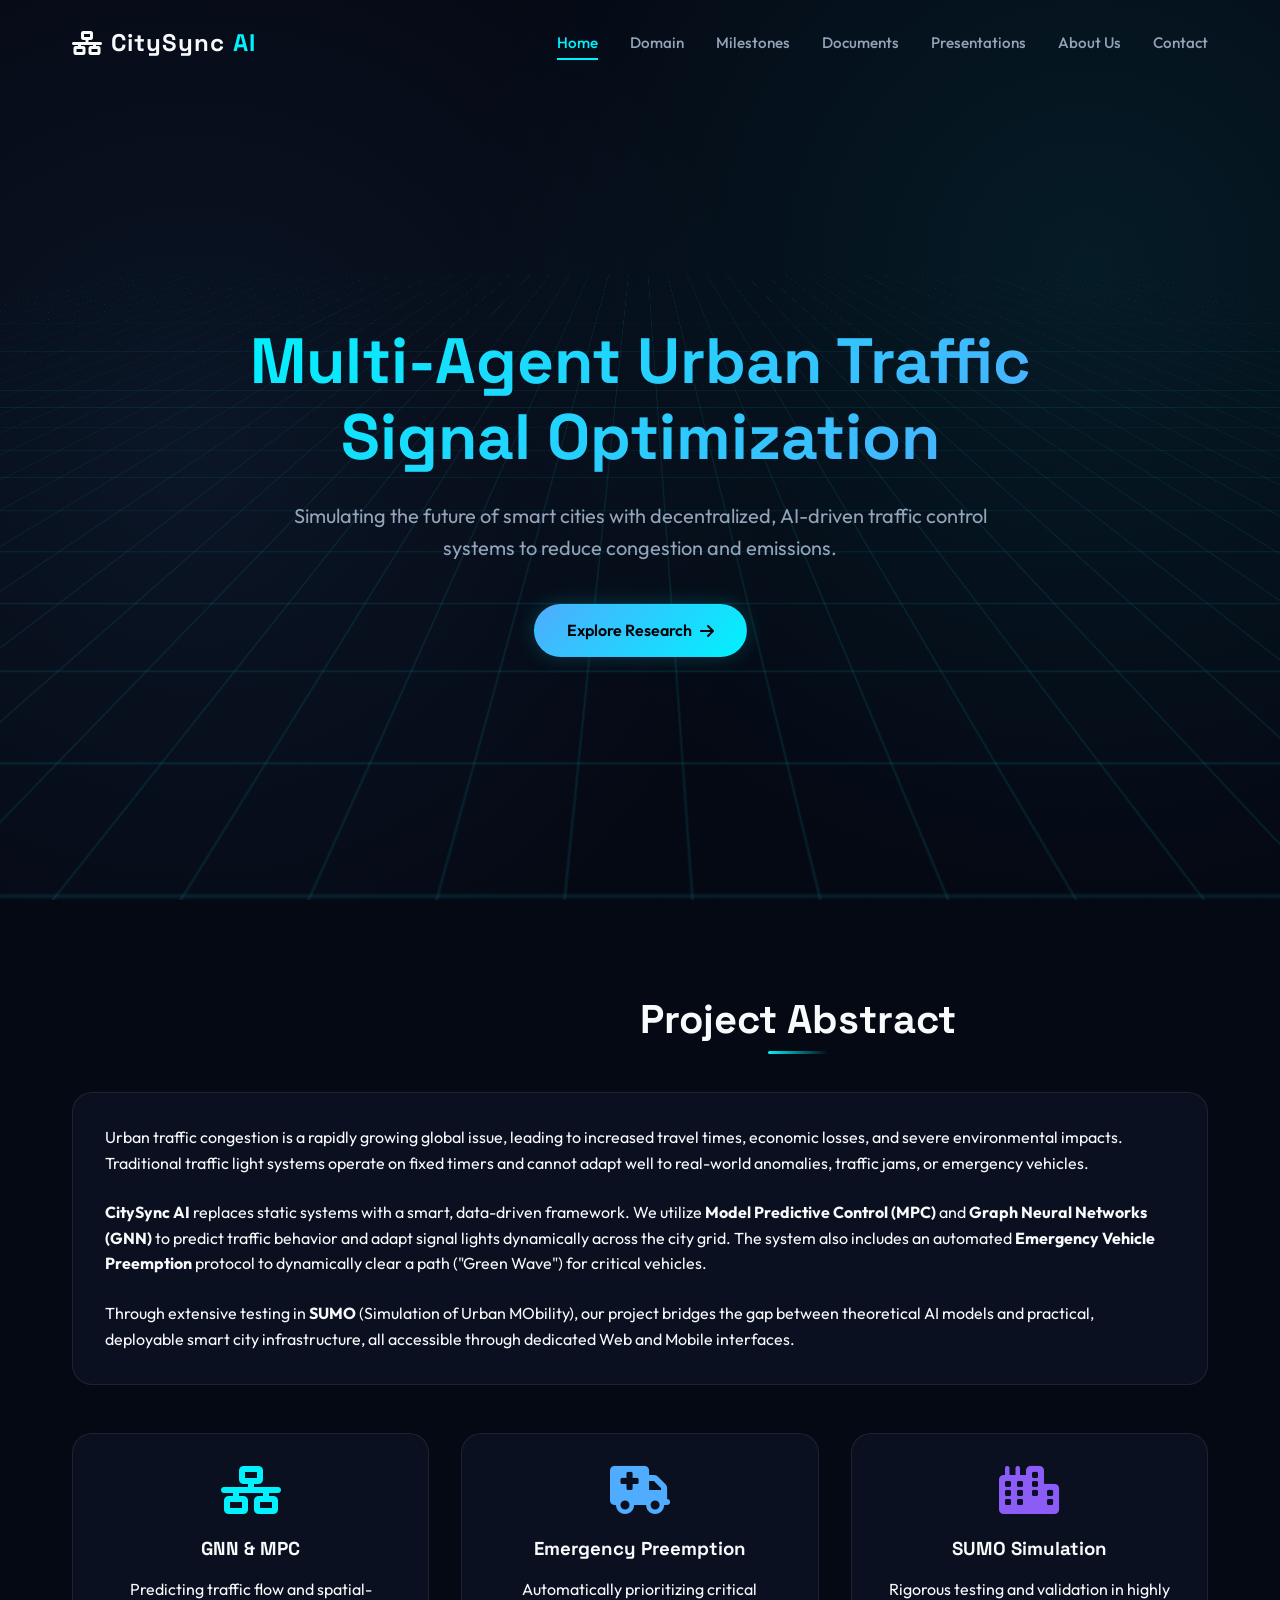
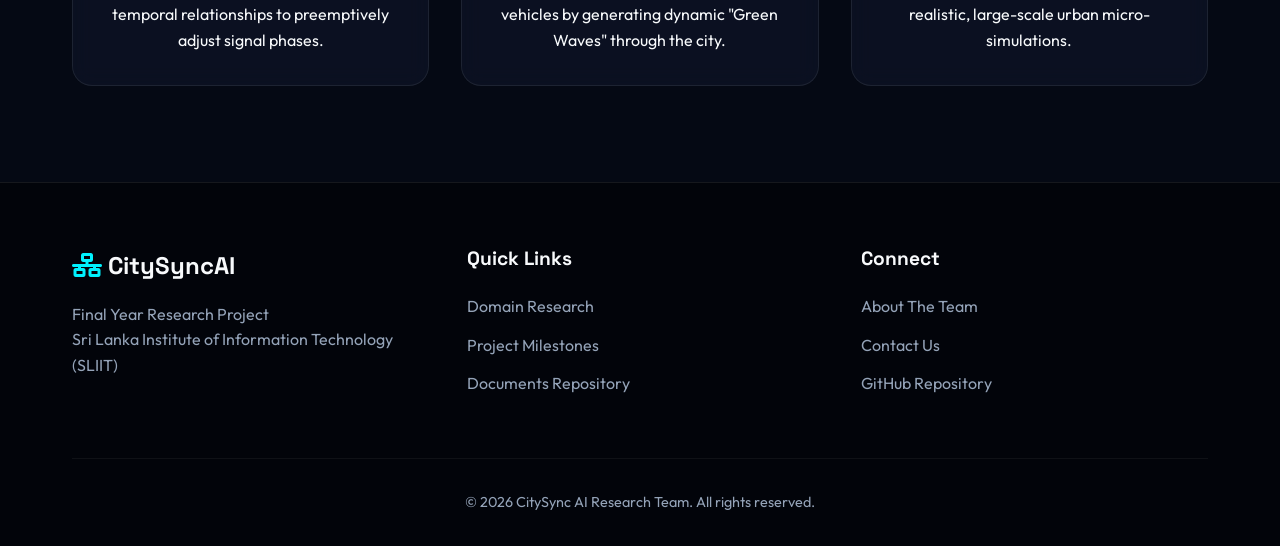
<file: index.html>
<!DOCTYPE html>
<html lang="en">
<head>
    <meta charset="UTF-8">
    <meta name="viewport" content="width=device-width, initial-scale=1.0">
    <title>CitySync AI - Smart Traffic Optimization</title>
    <!-- SEO Meta Tags -->
    <meta name="description" content="CitySync AI: Multi-Agent Urban Traffic Signal Optimization in Simulated Environments. Final year research project.">
    
    <!-- Fonts -->
    <link rel="preconnect" href="https://fonts.googleapis.com">
    <link rel="preconnect" href="https://fonts.gstatic.com" crossorigin>
    <link href="https://fonts.googleapis.com/css2?family=Outfit:wght@300;400;500;600;700&family=Space+Grotesk:wght@500;700&display=swap" rel="stylesheet">
    
    <!-- Icons -->
    <link rel="stylesheet" href="https://cdnjs.cloudflare.com/ajax/libs/font-awesome/6.4.0/css/all.min.css">
    
    <!-- Custom CSS -->
    <link rel="stylesheet" href="css/style.css">
</head>
<body>

    <!-- Navigation -->
    <nav class="navbar">
        <div class="container nav-container">
            <a href="index.html" class="logo">
                <i class="fa-solid fa-network-wired"></i>
                CitySync<span>AI</span>
            </a>
            
            <button class="mobile-menu-btn" aria-label="Toggle Menu">
                <i class="fa-solid fa-bars"></i>
            </button>
            
            <div class="nav-links">
                <a href="index.html">Home</a>
                <a href="domain.html">Domain</a>
                <a href="milestones.html">Milestones</a>
                <a href="documents.html">Documents</a>
                <a href="presentations.html">Presentations</a>
                <a href="about.html">About Us</a>
                <a href="contact.html">Contact</a>
            </div>
        </div>
    </nav>

    <!-- Hero Section -->
    <header class="hero">
        <div class="hero-bg">
            <div class="hero-grid"></div>
        </div>
        <div class="container">
            <div class="hero-content animate-fade-up">
                <h1 class="text-gradient">Multi-Agent Urban Traffic Signal Optimization</h1>
                <p>Simulating the future of smart cities with decentralized, AI-driven traffic control systems to reduce congestion and emissions.</p>
                <div class="hero-btns">
                    <a href="domain.html" class="btn btn-primary">
                        Explore Research <i class="fa-solid fa-arrow-right"></i>
                    </a>
                </div>
            </div>
        </div>
    </header>

    <!-- Abstract Section -->
    <section class="section" id="abstract">
        <div class="container">
            <h2 class="section-title">Project Abstract</h2>
            
            <div class="glass-card mb-5 floating">
                <p class="mb-3">
                    Urban traffic congestion is a rapidly growing global issue, leading to increased travel times, economic losses, and severe environmental impacts. Traditional traffic light systems operate on fixed timers and cannot adapt well to real-world anomalies, traffic jams, or emergency vehicles.
                </p>
                <p class="mb-3">
                    <strong>CitySync AI</strong> replaces static systems with a smart, data-driven framework. We utilize <strong>Model Predictive Control (MPC)</strong> and <strong>Graph Neural Networks (GNN)</strong> to predict traffic behavior and adapt signal lights dynamically across the city grid. The system also includes an automated <strong>Emergency Vehicle Preemption</strong> protocol to dynamically clear a path ("Green Wave") for critical vehicles.
                </p>
                <p>
                    Through extensive testing in <strong>SUMO</strong> (Simulation of Urban MObility), our project bridges the gap between theoretical AI models and practical, deployable smart city infrastructure, all accessible through dedicated Web and Mobile interfaces.
                </p>
            </div>

            <!-- Key Features Grid -->
            <div style="display: grid; grid-template-columns: repeat(auto-fit, minmax(300px, 1fr)); gap: 2rem;">
                <div class="glass-card text-center">
                    <i class="fa-solid fa-network-wired fa-3x mb-3" style="color: var(--primary-cyan);"></i>
                    <h3 class="mb-2">GNN & MPC</h3>
                    <p class="text-muted">Predicting traffic flow and spatial-temporal relationships to preemptively adjust signal phases.</p>
                </div>
                <div class="glass-card text-center delay-1">
                    <i class="fa-solid fa-ambulance fa-3x mb-3" style="color: var(--primary-blue);"></i>
                    <h3 class="mb-2">Emergency Preemption</h3>
                    <p class="text-muted">Automatically prioritizing critical vehicles by generating dynamic "Green Waves" through the city.</p>
                </div>
                <div class="glass-card text-center delay-2">
                    <i class="fa-solid fa-city fa-3x mb-3" style="color: var(--accent-purple);"></i>
                    <h3 class="mb-2">SUMO Simulation</h3>
                    <p class="text-muted">Rigorous testing and validation in highly realistic, large-scale urban micro-simulations.</p>
                </div>
            </div>
        </div>
    </section>

    <!-- Footer -->
    <footer class="footer">
        <div class="container">
            <div class="footer-content">
                <div>
                    <a href="index.html" class="footer-logo">
                        <i class="fa-solid fa-network-wired" style="color: var(--primary-cyan);"></i> CitySync<span>AI</span>
                    </a>
                    <p>Final Year Research Project</p>
                    <p>Sri Lanka Institute of Information Technology (SLIIT)</p>
                </div>
                <div class="footer-links">
                    <h4>Quick Links</h4>
                    <ul>
                        <li><a href="domain.html">Domain Research</a></li>
                        <li><a href="milestones.html">Project Milestones</a></li>
                        <li><a href="documents.html">Documents Repository</a></li>
                    </ul>
                </div>
                <div class="footer-links">
                    <h4>Connect</h4>
                    <ul>
                        <li><a href="about.html">About The Team</a></li>
                        <li><a href="contact.html">Contact Us</a></li>
                        <li><a href="https://github.com" target="_blank">GitHub Repository</a></li>
                    </ul>
                </div>
            </div>
            <div class="footer-bottom">
                <p>&copy; 2026 CitySync AI Research Team. All rights reserved.</p>
            </div>
        </div>
    </footer>

    <!-- Scripts -->
    <script src="js/main.js"></script>
</body>
</html>
</file>
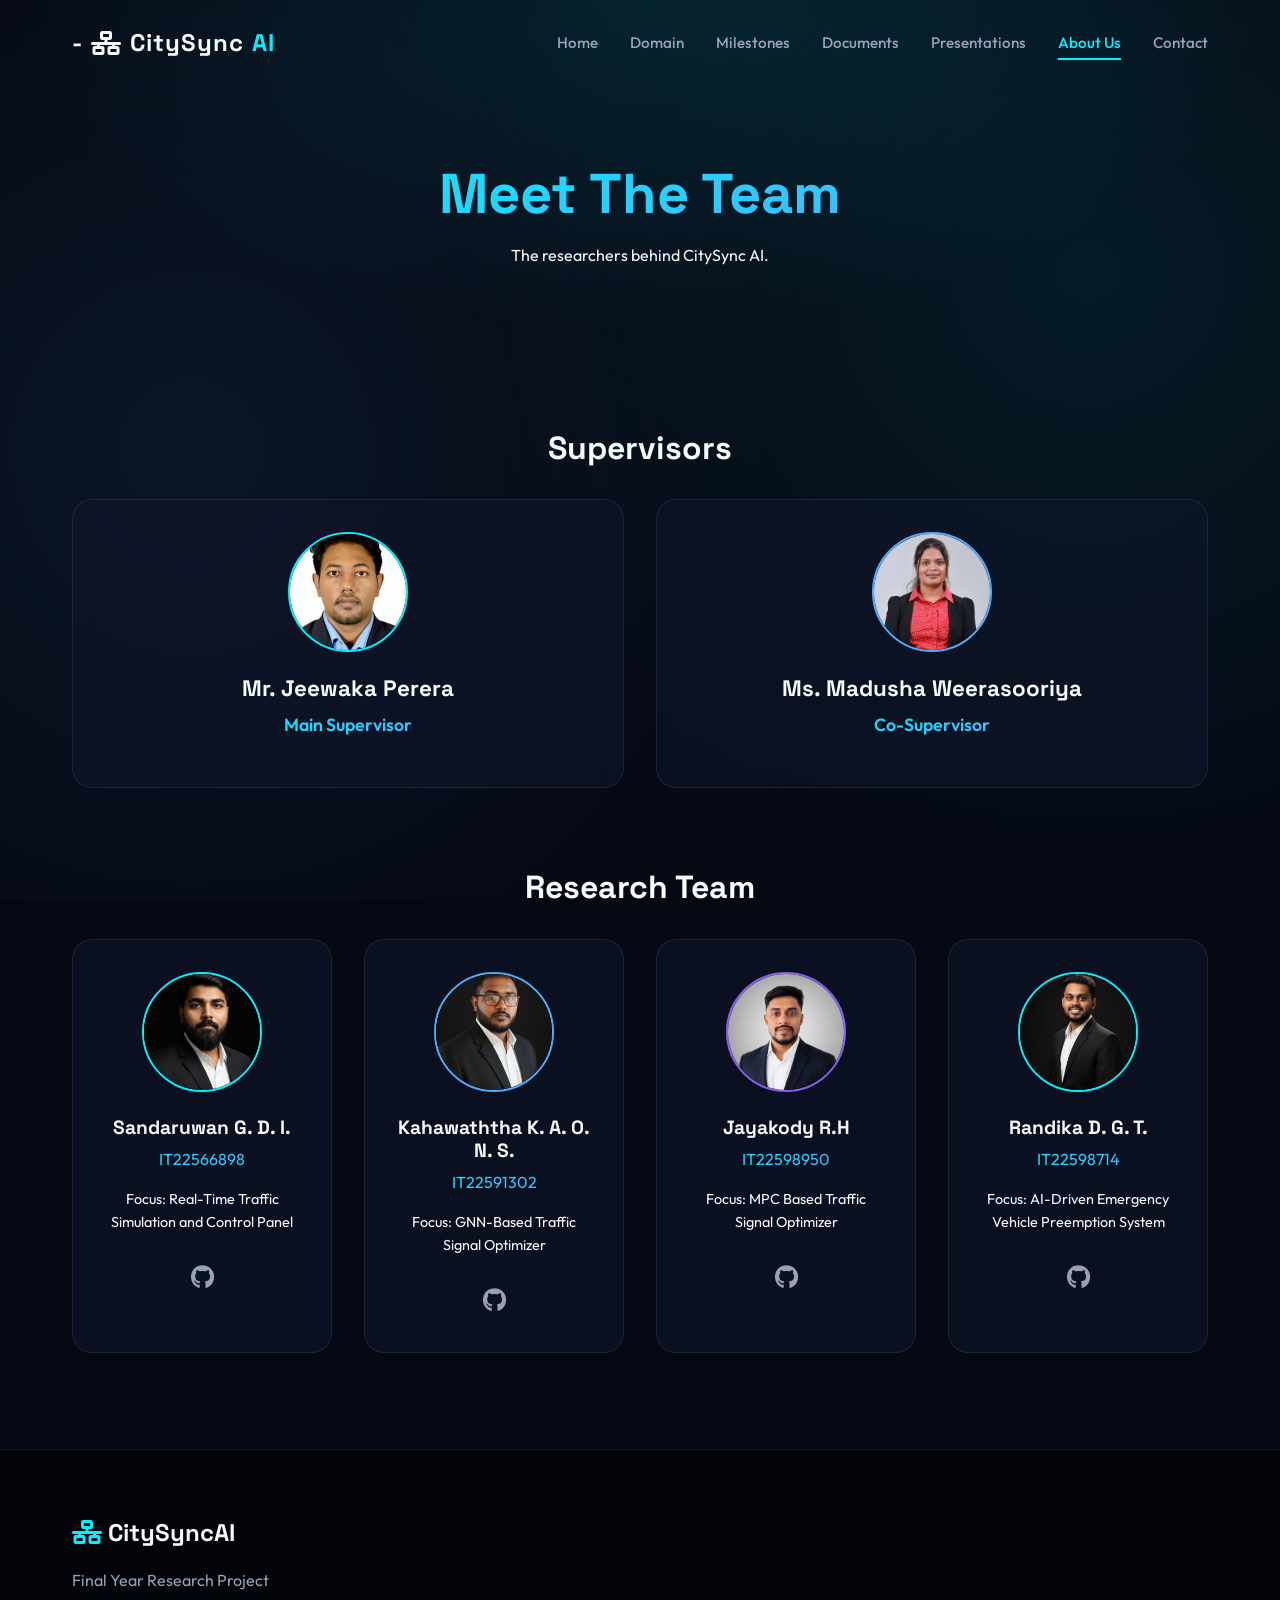
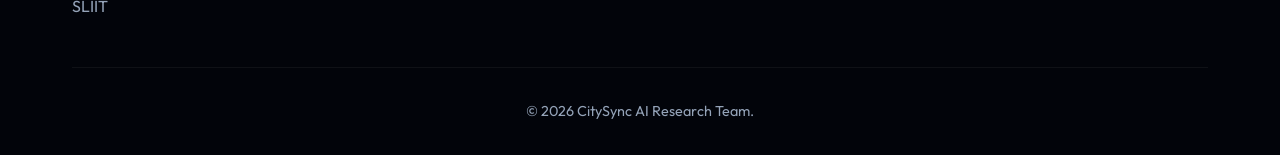
<file: about.html>
<!DOCTYPE html>
<html lang="en">
<head>
    <meta charset="UTF-8">
    <meta name="viewport" content="width=device-width, initial-scale=1.0">
    <title>About Us | CitySync AI</title>
    <link href="https://fonts.googleapis.com/css2?family=Outfit:wght@300;400;500;600;700&family=Space+Grotesk:wght@500;700&display=swap" rel="stylesheet">
    <link rel="stylesheet" href="https://cdnjs.cloudflare.com/ajax/libs/font-awesome/6.4.0/css/all.min.css">
    <link rel="stylesheet" href="css/style.css">
</head>
<body>

    <!-- Navigation -->
    <nav class="navbar">
        <div class="container nav-container">
            <a href="index.html" class="logo">-
                <i class="fa-solid fa-network-wired"></i>
                CitySync<span>AI</span>
            </a>
            <button class="mobile-menu-btn"><i class="fa-solid fa-bars"></i></button>
            <div class="nav-links">
                <a href="index.html">Home</a>
                <a href="domain.html">Domain</a>
                <a href="milestones.html">Milestones</a>
                <a href="documents.html">Documents</a>
                <a href="presentations.html">Presentations</a>
                <a href="about.html" class="active">About Us</a>
                <a href="contact.html">Contact</a>
            </div>
        </div>
    </nav>

    <header class="page-header">
        <div class="container">
            <h1 class="page-title text-gradient animate-fade-up">Meet The Team</h1>
            <p class="text-muted animate-fade-up delay-1">The researchers behind CitySync AI.</p>
        </div>
    </header>

    <section class="section pt-0">
        <div class="container">
            <h2 class="text-center mb-4 animate-on-scroll" style="font-size: 2rem;">Supervisors</h2>
            <div style="display: grid; grid-template-columns: repeat(auto-fit, minmax(350px, 1fr)); gap: 2rem; margin-bottom: 5rem;">
                
                <!-- Supervisor 1 -->
                <div class="glass-card text-center animate-on-scroll">
                    <div style="width: 120px; height: 120px; border-radius: 50%; background: var(--bg-card-hover); margin: 0 auto 1.5rem; display: flex; align-items: center; justify-content: center; border: 2px solid var(--primary-cyan); overflow: hidden;">
                        <img src="files/profile_images/Mr.Jeewaka%20perera.jpg" alt="Mr. Jeewaka Perera" style="width: 100%; height: 100%; object-fit: cover;" onerror="this.outerHTML='<i class=\'fa-solid fa-user-tie fa-3x\' style=\'color: var(--text-muted);\'></i>'">
                    </div>
                    <h3 class="mb-1" style="font-size: 1.4rem;">Mr. Jeewaka Perera</h3>
                    <p class="text-gradient mb-2" style="font-size: 1.1rem; font-weight: 600;">Main Supervisor</p>
                </div>

                <!-- Supervisor 2 -->
                <div class="glass-card text-center animate-on-scroll delay-1">
                    <div style="width: 120px; height: 120px; border-radius: 50%; background: var(--bg-card-hover); margin: 0 auto 1.5rem; display: flex; align-items: center; justify-content: center; border: 2px solid var(--primary-blue); overflow: hidden;">
                        <img src="files/profile_images/Ms.Madusha.jpeg" alt="Ms. Madusha Weerasooriya" style="width: 100%; height: 100%; object-fit: cover;" onerror="this.outerHTML='<i class=\'fa-solid fa-user-tie fa-3x\' style=\'color: var(--text-muted);\'></i>'">
                    </div>
                    <h3 class="mb-1" style="font-size: 1.4rem;">Ms. Madusha Weerasooriya</h3>
                    <p class="text-gradient mb-2" style="font-size: 1.1rem; font-weight: 600;">Co-Supervisor</p>
                </div>

            </div>

            <h2 class="text-center mb-4 animate-on-scroll" style="font-size: 2rem;">Research Team</h2>
            <div style="display: grid; grid-template-columns: repeat(auto-fit, minmax(250px, 1fr)); gap: 2rem;">
                
                <!-- Team Member 1 -->
                <div class="glass-card text-center animate-on-scroll">
                    <div style="width: 120px; height: 120px; border-radius: 50%; background: var(--bg-card-hover); margin: 0 auto 1.5rem; display: flex; align-items: center; justify-content: center; border: 2px solid var(--primary-cyan); overflow: hidden;">
                        <img src="files/profile_images/IT22566898.jpg" alt="Sandaruwan G. D. I." style="width: 100%; height: 100%; object-fit: cover;" onerror="this.outerHTML='<i class=\'fa-solid fa-user fa-3x\' style=\'color: var(--text-muted);\'></i>'">
                    </div>
                    <h3 class="mb-1" style="font-size: 1.2rem;">Sandaruwan G. D. I.</h3>
                    <p class="text-gradient mb-2">IT22566898</p>
                    <p class="text-muted mb-3" style="font-size: 0.9rem;">Focus: Real-Time Traffic Simulation and Control Panel</p>
                    <div style="margin-top: 0.5rem;">
                        <a href="https://github.com/don99ishara" target="_blank" style="color: var(--text-muted); font-size: 1.5rem; transition: color 0.3s;" onmouseover="this.style.color='var(--primary-cyan)'" onmouseout="this.style.color='var(--text-muted)'" title="GitHub Profile"><i class="fa-brands fa-github"></i></a>
                    </div>
                </div>

                <!-- Team Member 2 -->
                <div class="glass-card text-center animate-on-scroll delay-1">
                    <div style="width: 120px; height: 120px; border-radius: 50%; background: var(--bg-card-hover); margin: 0 auto 1.5rem; display: flex; align-items: center; justify-content: center; border: 2px solid var(--primary-blue); overflow: hidden;">
                        <img src="files/profile_images/IT22591302.png" alt="Kahawaththa K. A. O. N. S." style="width: 100%; height: 100%; object-fit: cover;" onerror="this.outerHTML='<i class=\'fa-solid fa-user fa-3x\' style=\'color: var(--text-muted);\'></i>'">
                    </div>
                    <h3 class="mb-1" style="font-size: 1.2rem;">Kahawaththa K. A. O. N. S.</h3>
                    <p class="text-gradient mb-2">IT22591302</p>
                    <p class="text-muted mb-3" style="font-size: 0.9rem;">Focus: GNN-Based Traffic Signal Optimizer</p>
                    <div style="margin-top: 0.5rem;">
                        <a href="https://github.com/SandeepKahawatta" target="_blank" style="color: var(--text-muted); font-size: 1.5rem; transition: color 0.3s;" onmouseover="this.style.color='var(--primary-blue)'" onmouseout="this.style.color='var(--text-muted)'" title="GitHub Profile"><i class="fa-brands fa-github"></i></a>
                    </div>
                </div>

                <!-- Team Member 3 -->
                <div class="glass-card text-center animate-on-scroll delay-2">
                    <div style="width: 120px; height: 120px; border-radius: 50%; background: var(--bg-card-hover); margin: 0 auto 1.5rem; display: flex; align-items: center; justify-content: center; border: 2px solid var(--accent-purple); overflow: hidden;">
                        <img src="files/profile_images/IT22598950.png" alt="Jayakody R.H" style="width: 100%; height: 100%; object-fit: cover;" onerror="this.outerHTML='<i class=\'fa-solid fa-user fa-3x\' style=\'color: var(--text-muted);\'></i>'">
                    </div>
                    <h3 class="mb-1" style="font-size: 1.2rem;">Jayakody R.H</h3>
                    <p class="text-gradient mb-2">IT22598950</p>
                    <p class="text-muted mb-3" style="font-size: 0.9rem;">Focus: MPC Based Traffic Signal Optimizer</p>
                    <div style="margin-top: 0.5rem;">
                        <a href="https://github.com/RasinduHansaka" target="_blank" style="color: var(--text-muted); font-size: 1.5rem; transition: color 0.3s;" onmouseover="this.style.color='var(--accent-purple)'" onmouseout="this.style.color='var(--text-muted)'" title="GitHub Profile"><i class="fa-brands fa-github"></i></a>
                    </div>
                </div>

                <!-- Team Member 4 -->
                <div class="glass-card text-center animate-on-scroll">
                    <div style="width: 120px; height: 120px; border-radius: 50%; background: var(--bg-card-hover); margin: 0 auto 1.5rem; display: flex; align-items: center; justify-content: center; border: 2px solid var(--primary-cyan); overflow: hidden;">
                        <img src="files/profile_images/IT22598714.jpg" alt="Randika D. G. T." style="width: 100%; height: 100%; object-fit: cover;" onerror="this.outerHTML='<i class=\'fa-solid fa-user fa-3x\' style=\'color: var(--text-muted);\'></i>'">
                    </div>
                    <h3 class="mb-1" style="font-size: 1.2rem;">Randika D. G. T.</h3>
                    <p class="text-gradient mb-2">IT22598714</p>
                    <p class="text-muted mb-3" style="font-size: 0.9rem;">Focus: AI-Driven Emergency Vehicle Preemption System</p>
                    <div style="margin-top: 0.5rem;">
                        <a href="https://github.com/ThilanRandika" target="_blank" style="color: var(--text-muted); font-size: 1.5rem; transition: color 0.3s;" onmouseover="this.style.color='var(--primary-cyan)'" onmouseout="this.style.color='var(--text-muted)'" title="GitHub Profile"><i class="fa-brands fa-github"></i></a>
                    </div>
                </div>

            </div>


        </div>
    </section>

    <!-- Footer -->
    <footer class="footer">
        <div class="container">
            <div class="footer-content">
                <div>
                    <a href="index.html" class="footer-logo">
                        <i class="fa-solid fa-network-wired" style="color: var(--primary-cyan);"></i> CitySync<span>AI</span>
                    </a>
                    <p>Final Year Research Project</p>
                    <p>SLIIT</p>
                </div>
            </div>
            <div class="footer-bottom">
                <p>&copy; 2026 CitySync AI Research Team.</p>
            </div>
        </div>
    </footer>
    <script src="js/main.js"></script>
</body>
</html>
</file>
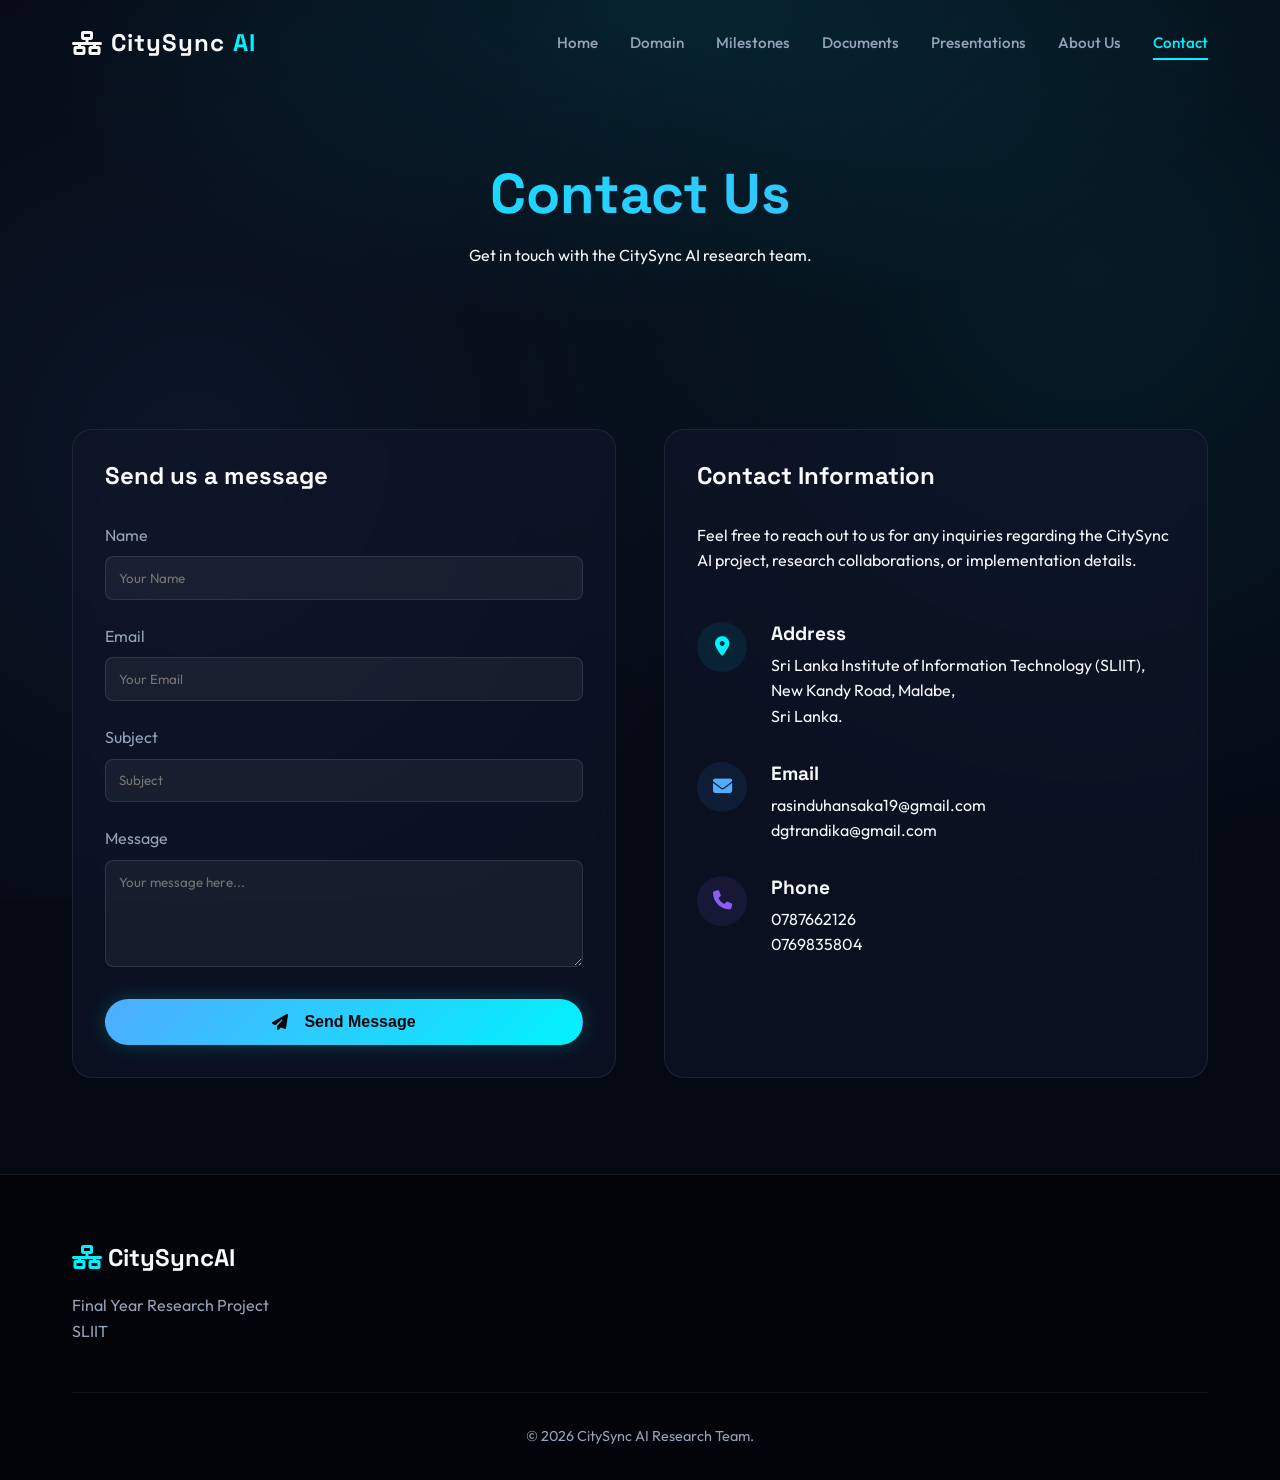
<file: contact.html>
<!DOCTYPE html>
<html lang="en">
<head>
    <meta charset="UTF-8">
    <meta name="viewport" content="width=device-width, initial-scale=1.0">
    <title>Contact Us | CitySync AI</title>
    <link href="https://fonts.googleapis.com/css2?family=Outfit:wght@300;400;500;600;700&family=Space+Grotesk:wght@500;700&display=swap" rel="stylesheet">
    <link rel="stylesheet" href="https://cdnjs.cloudflare.com/ajax/libs/font-awesome/6.4.0/css/all.min.css">
    <link rel="stylesheet" href="css/style.css">
    <style>
        .form-control {
            width: 100%;
            padding: 0.8rem;
            border-radius: 8px;
            border: 1px solid rgba(255, 255, 255, 0.1);
            background: rgba(255, 255, 255, 0.05);
            color: var(--text-color);
            font-family: inherit;
            transition: border-color 0.3s ease;
        }
        .form-control:focus {
            outline: none;
            border-color: var(--primary-cyan);
        }
    </style>
</head>
<body>

    <!-- Navigation -->
    <nav class="navbar">
        <div class="container nav-container">
            <a href="index.html" class="logo">
                <i class="fa-solid fa-network-wired"></i>
                CitySync<span>AI</span>
            </a>
            <button class="mobile-menu-btn"><i class="fa-solid fa-bars"></i></button>
            <div class="nav-links">
                <a href="index.html">Home</a>
                <a href="domain.html">Domain</a>
                <a href="milestones.html">Milestones</a>
                <a href="documents.html">Documents</a>
                <a href="presentations.html">Presentations</a>
                <a href="about.html">About Us</a>
                <a href="contact.html" class="active">Contact</a>
            </div>
        </div>
    </nav>

    <header class="page-header">
        <div class="container">
            <h1 class="page-title text-gradient animate-fade-up">Contact Us</h1>
            <p class="text-muted animate-fade-up delay-1">Get in touch with the CitySync AI research team.</p>
        </div>
    </header>

    <section class="section pt-0">
        <div class="container">
            <div style="display: grid; grid-template-columns: repeat(auto-fit, minmax(300px, 1fr)); gap: 3rem;">
                
                <!-- Contact Form -->
                <div class="glass-card animate-on-scroll">
                    <h2 class="mb-4">Send us a message</h2>
                    <form action="https://formsubmit.co/dgtrandika@gmail.com" method="POST">
                        <!-- FormSubmit Configuration Options -->
                        <input type="hidden" name="_subject" value="New Contact Form Submission - CitySync AI">
                        <input type="hidden" name="_captcha" value="false">
                        <input type="hidden" name="_template" value="table">
                        
                        <div style="margin-bottom: 1.5rem;">
                            <label style="display: block; margin-bottom: 0.5rem; color: var(--text-muted);">Name</label>
                            <input type="text" name="name" class="form-control" placeholder="Your Name" required>
                        </div>
                        <div style="margin-bottom: 1.5rem;">
                            <label style="display: block; margin-bottom: 0.5rem; color: var(--text-muted);">Email</label>
                            <input type="email" name="email" class="form-control" placeholder="Your Email" required>
                        </div>
                        <div style="margin-bottom: 1.5rem;">
                            <label style="display: block; margin-bottom: 0.5rem; color: var(--text-muted);">Subject</label>
                            <input type="text" name="subject" class="form-control" placeholder="Subject" required>
                        </div>
                        <div style="margin-bottom: 1.5rem;">
                            <label style="display: block; margin-bottom: 0.5rem; color: var(--text-muted);">Message</label>
                            <textarea name="message" rows="5" class="form-control" placeholder="Your message here..." required></textarea>
                        </div>
                        <button type="submit" class="btn btn-primary" style="width: 100%;">
                            <i class="fa-solid fa-paper-plane" style="margin-right: 0.5rem;"></i> Send Message
                        </button>
                    </form>
                </div>

                <!-- Contact Info -->
                <div class="glass-card animate-on-scroll delay-1">
                    <h2 class="mb-4">Contact Information</h2>
                    <p class="text-muted mb-5">Feel free to reach out to us for any inquiries regarding the CitySync AI project, research collaborations, or implementation details.</p>
                    
                    <div style="display: flex; align-items: flex-start; gap: 1.5rem; margin-bottom: 2rem;">
                        <div style="width: 50px; height: 50px; border-radius: 50%; background: rgba(6, 182, 212, 0.1); display: flex; align-items: center; justify-content: center; color: var(--primary-cyan); flex-shrink: 0; font-size: 1.2rem;">
                            <i class="fa-solid fa-location-dot"></i>
                        </div>
                        <div>
                            <h3 class="mb-1" style="font-size: 1.2rem;">Address</h3>
                            <p class="text-muted">Sri Lanka Institute of Information Technology (SLIIT),<br>New Kandy Road, Malabe,<br>Sri Lanka.</p>
                        </div>
                    </div>

                    <div style="display: flex; align-items: flex-start; gap: 1.5rem; margin-bottom: 2rem;">
                        <div style="width: 50px; height: 50px; border-radius: 50%; background: rgba(59, 130, 246, 0.1); display: flex; align-items: center; justify-content: center; color: var(--primary-blue); flex-shrink: 0; font-size: 1.2rem;">
                            <i class="fa-solid fa-envelope"></i>
                        </div>
                        <div>
                            <h3 class="mb-1" style="font-size: 1.2rem;">Email</h3>
                            <p class="text-muted">rasinduhansaka19@gmail.com<br>dgtrandika@gmail.com</p>
                        </div>
                    </div>

                    <div style="display: flex; align-items: flex-start; gap: 1.5rem;">
                        <div style="width: 50px; height: 50px; border-radius: 50%; background: rgba(139, 92, 246, 0.1); display: flex; align-items: center; justify-content: center; color: var(--accent-purple); flex-shrink: 0; font-size: 1.2rem;">
                            <i class="fa-solid fa-phone"></i>
                        </div>
                        <div>
                            <h3 class="mb-1" style="font-size: 1.2rem;">Phone</h3>
                            <p class="text-muted">0787662126<br>0769835804</p>
                        </div>
                    </div>
                </div>

            </div>
        </div>
    </section>

    <!-- Footer -->
    <footer class="footer">
        <div class="container">
            <div class="footer-content">
                <div>
                    <a href="index.html" class="footer-logo">
                        <i class="fa-solid fa-network-wired" style="color: var(--primary-cyan);"></i> CitySync<span>AI</span>
                    </a>
                    <p>Final Year Research Project</p>
                    <p>SLIIT</p>
                </div>
            </div>
            <div class="footer-bottom">
                <p>&copy; 2026 CitySync AI Research Team.</p>
            </div>
        </div>
    </footer>
    <script src="js/main.js"></script>
</body>
</html>
</file>
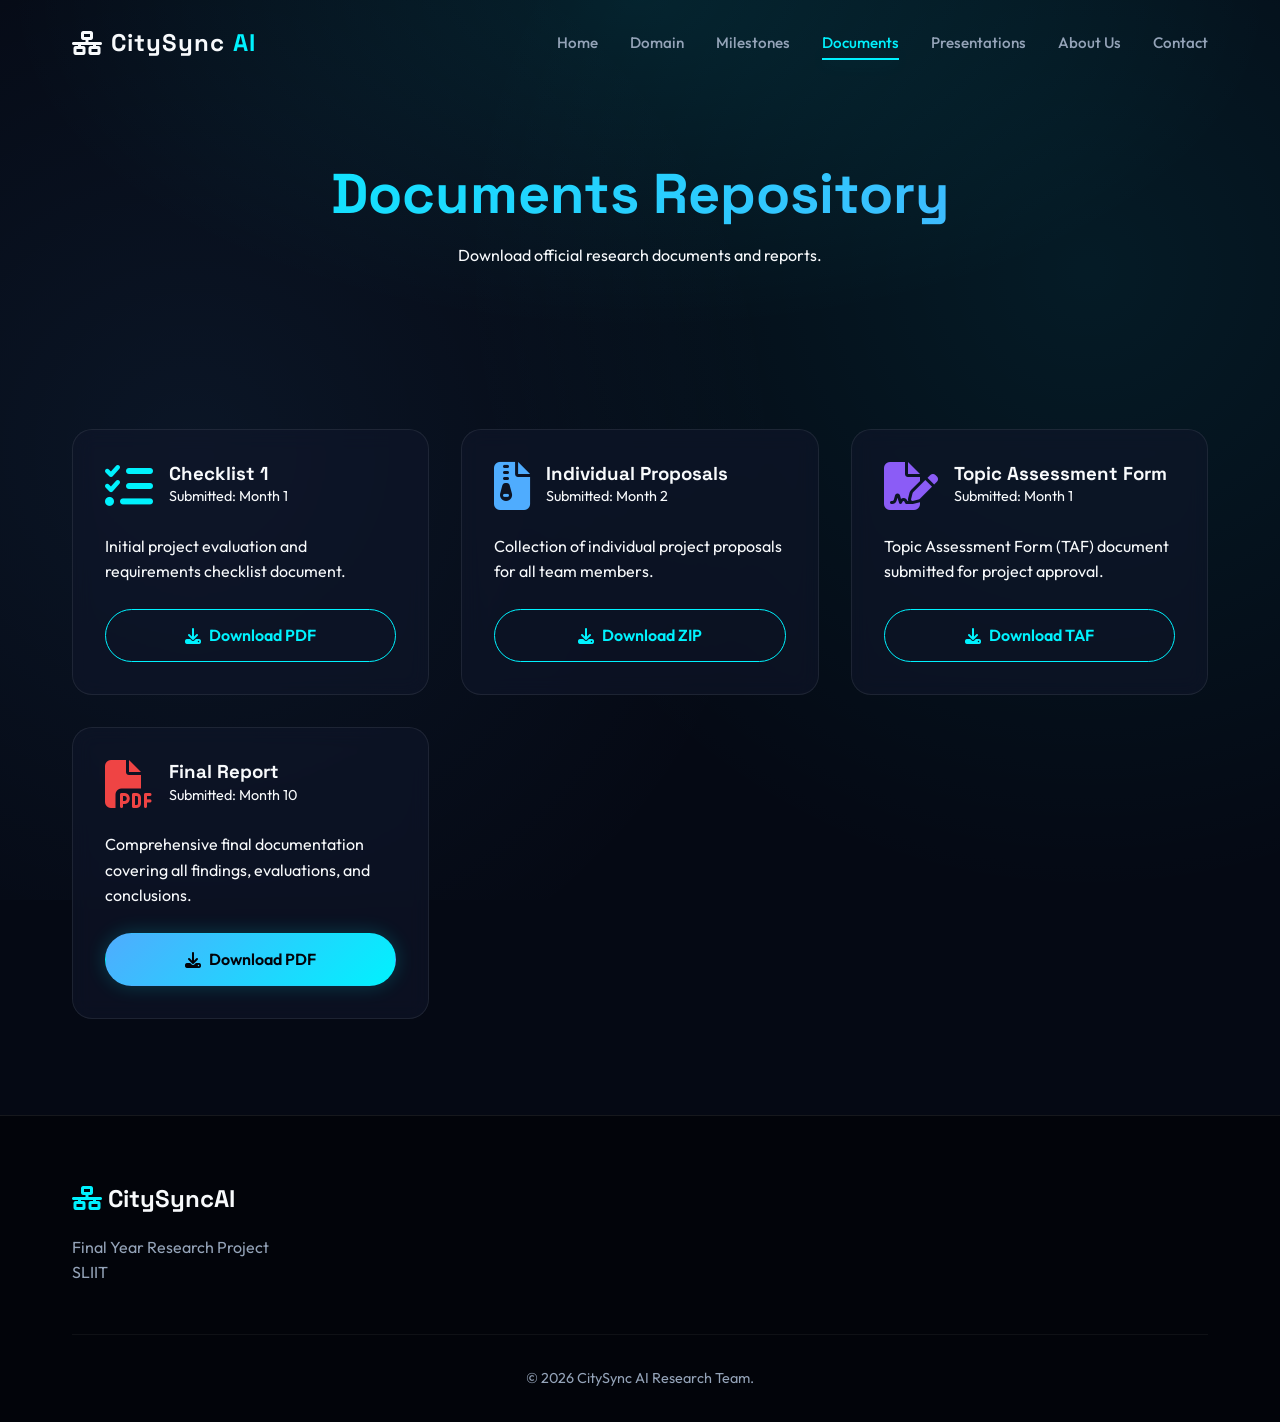
<file: documents.html>
<!DOCTYPE html>
<html lang="en">
<head>
    <meta charset="UTF-8">
    <meta name="viewport" content="width=device-width, initial-scale=1.0">
    <title>Documents | CitySync AI</title>
    <link href="https://fonts.googleapis.com/css2?family=Outfit:wght@300;400;500;600;700&family=Space+Grotesk:wght@500;700&display=swap" rel="stylesheet">
    <link rel="stylesheet" href="https://cdnjs.cloudflare.com/ajax/libs/font-awesome/6.4.0/css/all.min.css">
    <link rel="stylesheet" href="css/style.css">
</head>
<body>

    <!-- Navigation -->
    <nav class="navbar">
        <div class="container nav-container">
            <a href="index.html" class="logo">
                <i class="fa-solid fa-network-wired"></i>
                CitySync<span>AI</span>
            </a>
            <button class="mobile-menu-btn"><i class="fa-solid fa-bars"></i></button>
            <div class="nav-links">
                <a href="index.html">Home</a>
                <a href="domain.html">Domain</a>
                <a href="milestones.html">Milestones</a>
                <a href="documents.html" class="active">Documents</a>
                <a href="presentations.html">Presentations</a>
                <a href="about.html">About Us</a>
                <a href="contact.html">Contact</a>
            </div>
        </div>
    </nav>

    <header class="page-header">
        <div class="container">
            <h1 class="page-title text-gradient animate-fade-up">Documents Repository</h1>
            <p class="text-muted animate-fade-up delay-1">Download official research documents and reports.</p>
        </div>
    </header>

    <section class="section pt-0">
        <div class="container">
            <div style="display: grid; grid-template-columns: repeat(auto-fit, minmax(300px, 1fr)); gap: 2rem;">
                
                <!-- Document Card -->
                <div class="glass-card animate-on-scroll">
                    <div style="display: flex; align-items: center; gap: 1rem; margin-bottom: 1.5rem;">
                        <i class="fa-solid fa-list-check fa-3x" style="color: var(--primary-cyan);"></i>
                        <div>
                            <h3>Checklist 1</h3>
                            <p class="text-muted" style="font-size: 0.9rem;">Submitted: Month 1</p>
                        </div>
                    </div>
                    <p class="mb-3">Initial project evaluation and requirements checklist document.</p>
                    <!-- UPDATE LINK HERE -->
                    <a href="files/checklist/25-26J-523_CheckList_1.pdf" download class="btn btn-outline" style="width: 100%;"><i class="fa-solid fa-download"></i> Download PDF</a>
                </div>

                <!-- Document Card -->
                <div class="glass-card animate-on-scroll delay-1">
                    <div style="display: flex; align-items: center; gap: 1rem; margin-bottom: 1.5rem;">
                        <i class="fa-solid fa-file-zipper fa-3x" style="color: var(--primary-blue);"></i>
                        <div>
                            <h3>Individual Proposals</h3>
                            <p class="text-muted" style="font-size: 0.9rem;">Submitted: Month 2</p>
                        </div>
                    </div>
                    <p class="mb-3">Collection of individual project proposals for all team members.</p>
                    <!-- UPDATE LINK HERE -->
                    <a href="files/Individual_proposals.zip" download class="btn btn-outline" style="width: 100%;"><i class="fa-solid fa-download"></i> Download ZIP</a>
                </div>

                <!-- Document Card -->
                <div class="glass-card animate-on-scroll delay-2">
                    <div style="display: flex; align-items: center; gap: 1rem; margin-bottom: 1.5rem;">
                        <i class="fa-solid fa-file-signature fa-3x" style="color: var(--accent-purple);"></i>
                        <div>
                            <h3>Topic Assessment Form</h3>
                            <p class="text-muted" style="font-size: 0.9rem;">Submitted: Month 1</p>
                        </div>
                    </div>
                    <p class="mb-3">Topic Assessment Form (TAF) document submitted for project approval.</p>
                    <a href="files/TAF/TAF_Document.pdf" download class="btn btn-outline" style="width: 100%;"><i class="fa-solid fa-download"></i> Download TAF</a>
                </div>
                <div class="glass-card animate-on-scroll">
                    <div style="display: flex; align-items: center; gap: 1rem; margin-bottom: 1.5rem;">
                        <i class="fa-solid fa-file-pdf fa-3x" style="color: #ef4444;"></i>
                        <div>
                            <h3>Final Report</h3>
                            <p class="text-muted" style="font-size: 0.9rem;">Submitted: Month 10</p>
                        </div>
                    </div>
                    <p class="mb-3">Comprehensive final documentation covering all findings, evaluations, and conclusions.</p>
                    <!-- UPDATE LINK HERE -->
                    <a href="#" class="btn btn-primary" style="width: 100%;"><i class="fa-solid fa-download"></i> Download PDF</a>
                </div>

            </div>
        </div>
    </section>

    <!-- Footer -->
    <footer class="footer">
        <div class="container">
            <div class="footer-content">
                <div>
                    <a href="index.html" class="footer-logo">
                        <i class="fa-solid fa-network-wired" style="color: var(--primary-cyan);"></i> CitySync<span>AI</span>
                    </a>
                    <p>Final Year Research Project</p>
                    <p>SLIIT</p>
                </div>
            </div>
            <div class="footer-bottom">
                <p>&copy; 2026 CitySync AI Research Team.</p>
            </div>
        </div>
    </footer>
    <script src="js/main.js"></script>
</body>
</html>
</file>
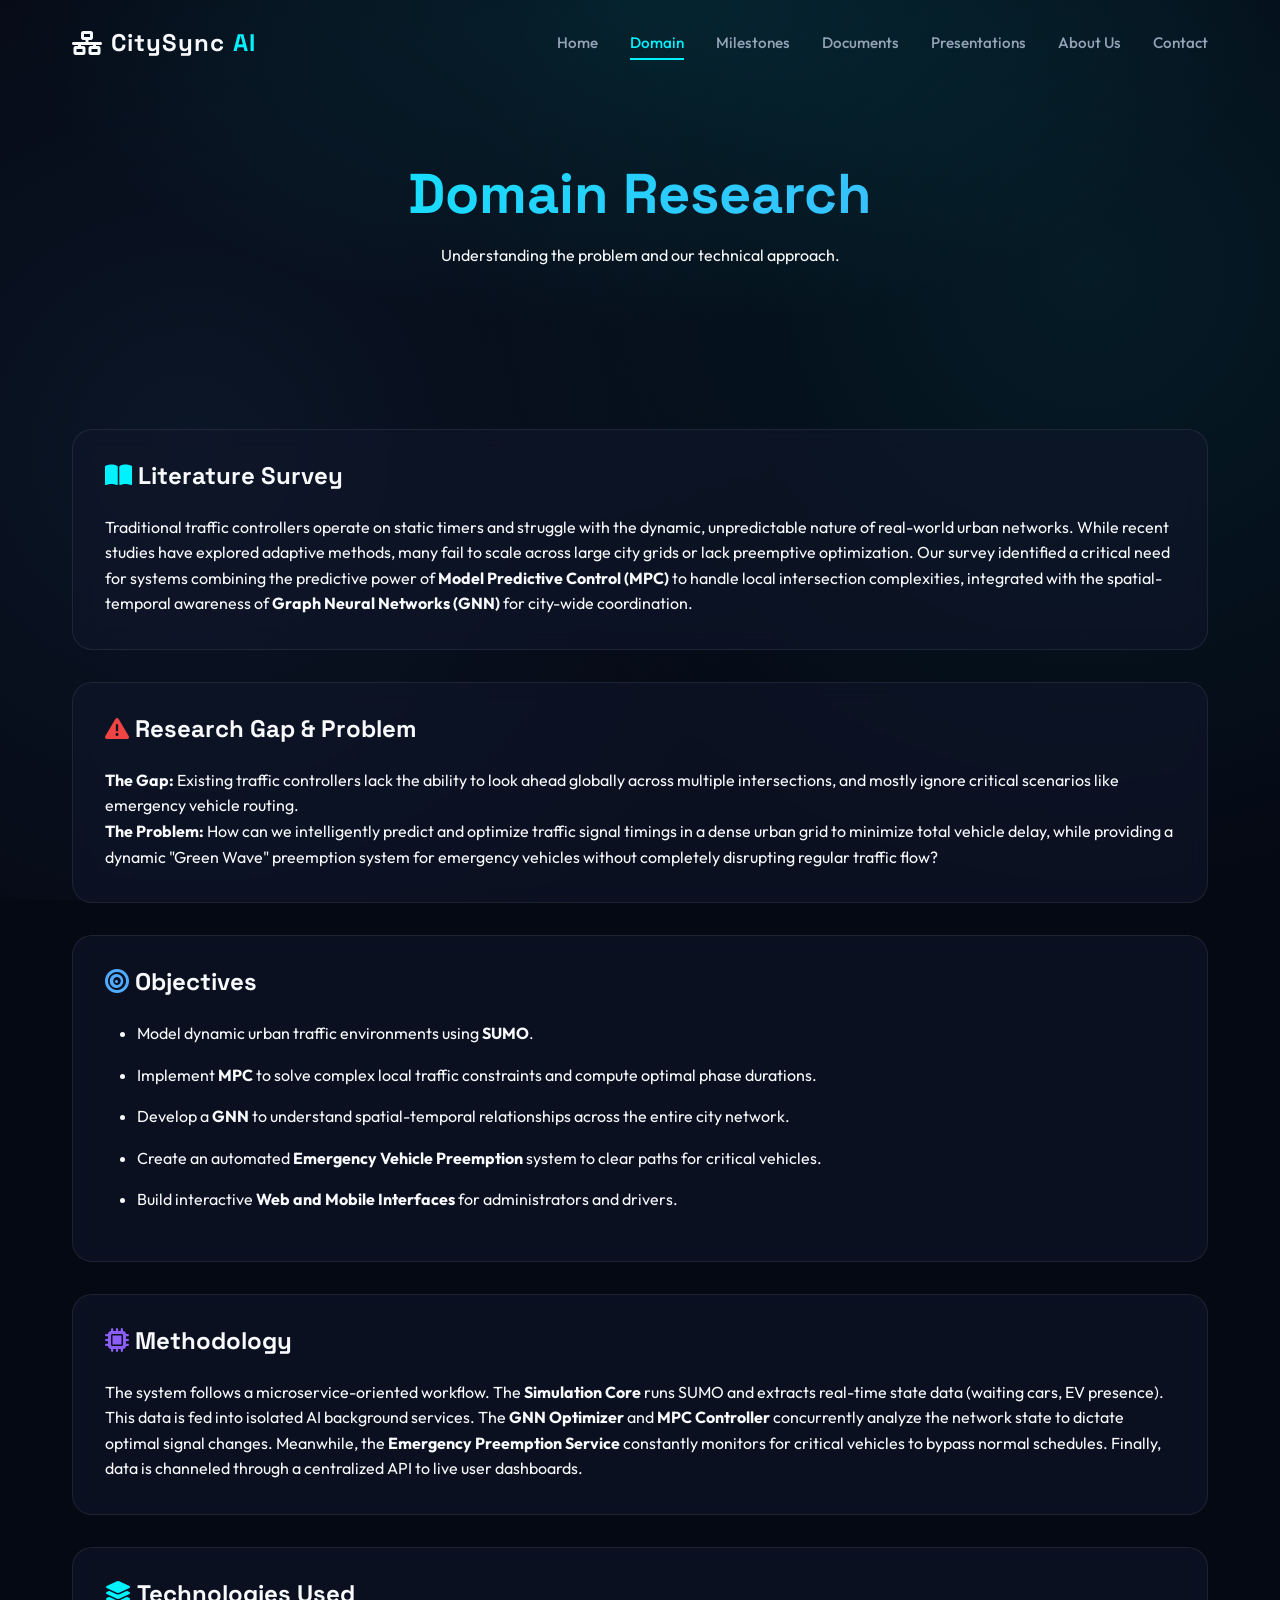
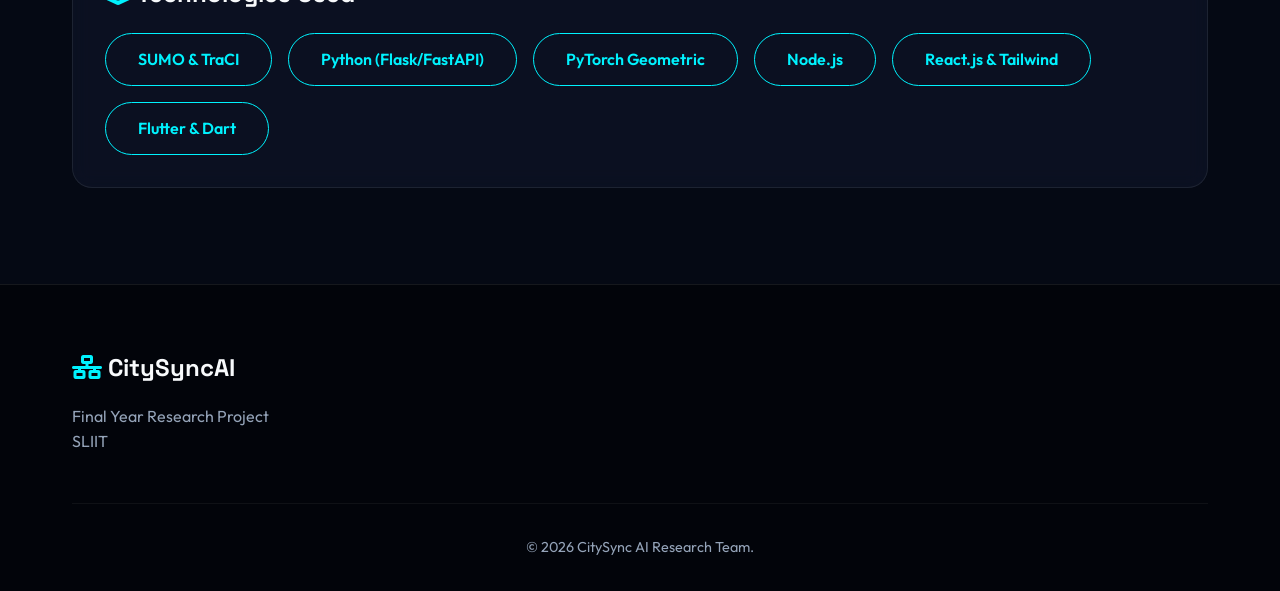
<file: domain.html>
<!DOCTYPE html>
<html lang="en">

<head>
    <meta charset="UTF-8">
    <meta name="viewport" content="width=device-width, initial-scale=1.0">
    <title>Domain | CitySync AI</title>
    <link
        href="https://fonts.googleapis.com/css2?family=Outfit:wght@300;400;500;600;700&family=Space+Grotesk:wght@500;700&display=swap"
        rel="stylesheet">
    <link rel="stylesheet" href="https://cdnjs.cloudflare.com/ajax/libs/font-awesome/6.4.0/css/all.min.css">
    <link rel="stylesheet" href="css/style.css">
</head>

<body>

    <!-- Navigation -->
    <nav class="navbar">
        <div class="container nav-container">
            <a href="index.html" class="logo">
                <i class="fa-solid fa-network-wired"></i>
                CitySync<span>AI</span>
            </a>
            <button class="mobile-menu-btn"><i class="fa-solid fa-bars"></i></button>
            <div class="nav-links">
                <a href="index.html">Home</a>
                <a href="domain.html" class="active">Domain</a>
                <a href="milestones.html">Milestones</a>
                <a href="documents.html">Documents</a>
                <a href="presentations.html">Presentations</a>
                <a href="about.html">About Us</a>
                <a href="contact.html">Contact</a>
            </div>
        </div>
    </nav>

    <header class="page-header">
        <div class="container">
            <h1 class="page-title text-gradient animate-fade-up">Domain Research</h1>
            <p class="text-muted animate-fade-up delay-1">Understanding the problem and our technical approach.</p>
        </div>
    </header>

    <section class="section pt-0">
        <div class="container">

            <div class="glass-card mb-4 animate-on-scroll">
                <h2 class="mb-3"><i class="fa-solid fa-book-open" style="color: var(--primary-cyan);"></i> Literature
                    Survey</h2>
                <p>Traditional traffic controllers operate on static timers and struggle with the dynamic, unpredictable nature of real-world urban networks. While recent studies have explored adaptive methods, many fail to scale across large city grids or lack preemptive optimization. Our survey identified a critical need for systems combining the predictive power of <strong>Model Predictive Control (MPC)</strong> to handle local intersection complexities, integrated with the spatial-temporal awareness of <strong>Graph Neural Networks (GNN)</strong> for city-wide coordination.</p>
            </div>

            <div class="glass-card mb-4 animate-on-scroll">
                <h2 class="mb-3"><i class="fa-solid fa-triangle-exclamation" style="color: #ef4444;"></i> Research Gap &
                    Problem</h2>
                <p><strong>The Gap:</strong> Existing traffic controllers lack the ability to look ahead globally across multiple intersections, and mostly ignore critical scenarios like emergency vehicle routing.</p>
                <p><strong>The Problem:</strong> How can we intelligently predict and optimize traffic signal timings in a dense urban grid to minimize total vehicle delay, while providing a dynamic "Green Wave" preemption system for emergency vehicles without completely disrupting regular traffic flow?</p>
            </div>

            <div class="glass-card mb-4 animate-on-scroll">
                <h2 class="mb-3"><i class="fa-solid fa-bullseye" style="color: var(--primary-blue);"></i> Objectives
                </h2>
                <ul style="list-style-type: disc; padding-left: 2rem;">
                    <li class="mb-2">Model dynamic urban traffic environments using <strong>SUMO</strong>.</li>
                    <li class="mb-2">Implement <strong>MPC</strong> to solve complex local traffic constraints and compute optimal phase durations.</li>
                    <li class="mb-2">Develop a <strong>GNN</strong> to understand spatial-temporal relationships across the entire city network.</li>
                    <li class="mb-2">Create an automated <strong>Emergency Vehicle Preemption</strong> system to clear paths for critical vehicles.</li>
                    <li class="mb-2">Build interactive <strong>Web and Mobile Interfaces</strong> for administrators and drivers.</li>
                </ul>
            </div>

            <div class="glass-card mb-4 animate-on-scroll">
                <h2 class="mb-3"><i class="fa-solid fa-microchip" style="color: var(--accent-purple);"></i> Methodology
                </h2>
                <p>The system follows a microservice-oriented workflow. The <strong>Simulation Core</strong> runs SUMO and extracts real-time state data (waiting cars, EV presence). This data is fed into isolated AI background services. The <strong>GNN Optimizer</strong> and <strong>MPC Controller</strong> concurrently analyze the network state to dictate optimal signal changes. Meanwhile, the <strong>Emergency Preemption Service</strong> constantly monitors for critical vehicles to bypass normal schedules. Finally, data is channeled through a centralized API to live user dashboards.</p>
            </div>

            <div class="glass-card animate-on-scroll">
                <h2 class="mb-3"><i class="fa-solid fa-layer-group" style="color: var(--primary-cyan);"></i>
                    Technologies Used</h2>
                <div style="display: flex; flex-wrap: wrap; gap: 1rem;">
                    <span class="btn btn-outline" style="pointer-events: none;">SUMO & TraCI</span>
                    <span class="btn btn-outline" style="pointer-events: none;">Python (Flask/FastAPI)</span>
                    <span class="btn btn-outline" style="pointer-events: none;">PyTorch Geometric</span>
                    <span class="btn btn-outline" style="pointer-events: none;">Node.js</span>
                    <span class="btn btn-outline" style="pointer-events: none;">React.js & Tailwind</span>
                    <span class="btn btn-outline" style="pointer-events: none;">Flutter & Dart</span>
                </div>
            </div>

        </div>
    </section>

    <!-- Footer -->
    <footer class="footer">
        <div class="container">
            <div class="footer-content">
                <div>
                    <a href="index.html" class="footer-logo">
                        <i class="fa-solid fa-network-wired" style="color: var(--primary-cyan);"></i>
                        CitySync<span>AI</span>
                    </a>
                    <p>Final Year Research Project</p>
                    <p>SLIIT</p>
                </div>
            </div>
            <div class="footer-bottom">
                <p>&copy; 2026 CitySync AI Research Team.</p>
            </div>
        </div>
    </footer>
    <script src="js/main.js"></script>
</body>

</html>
</file>
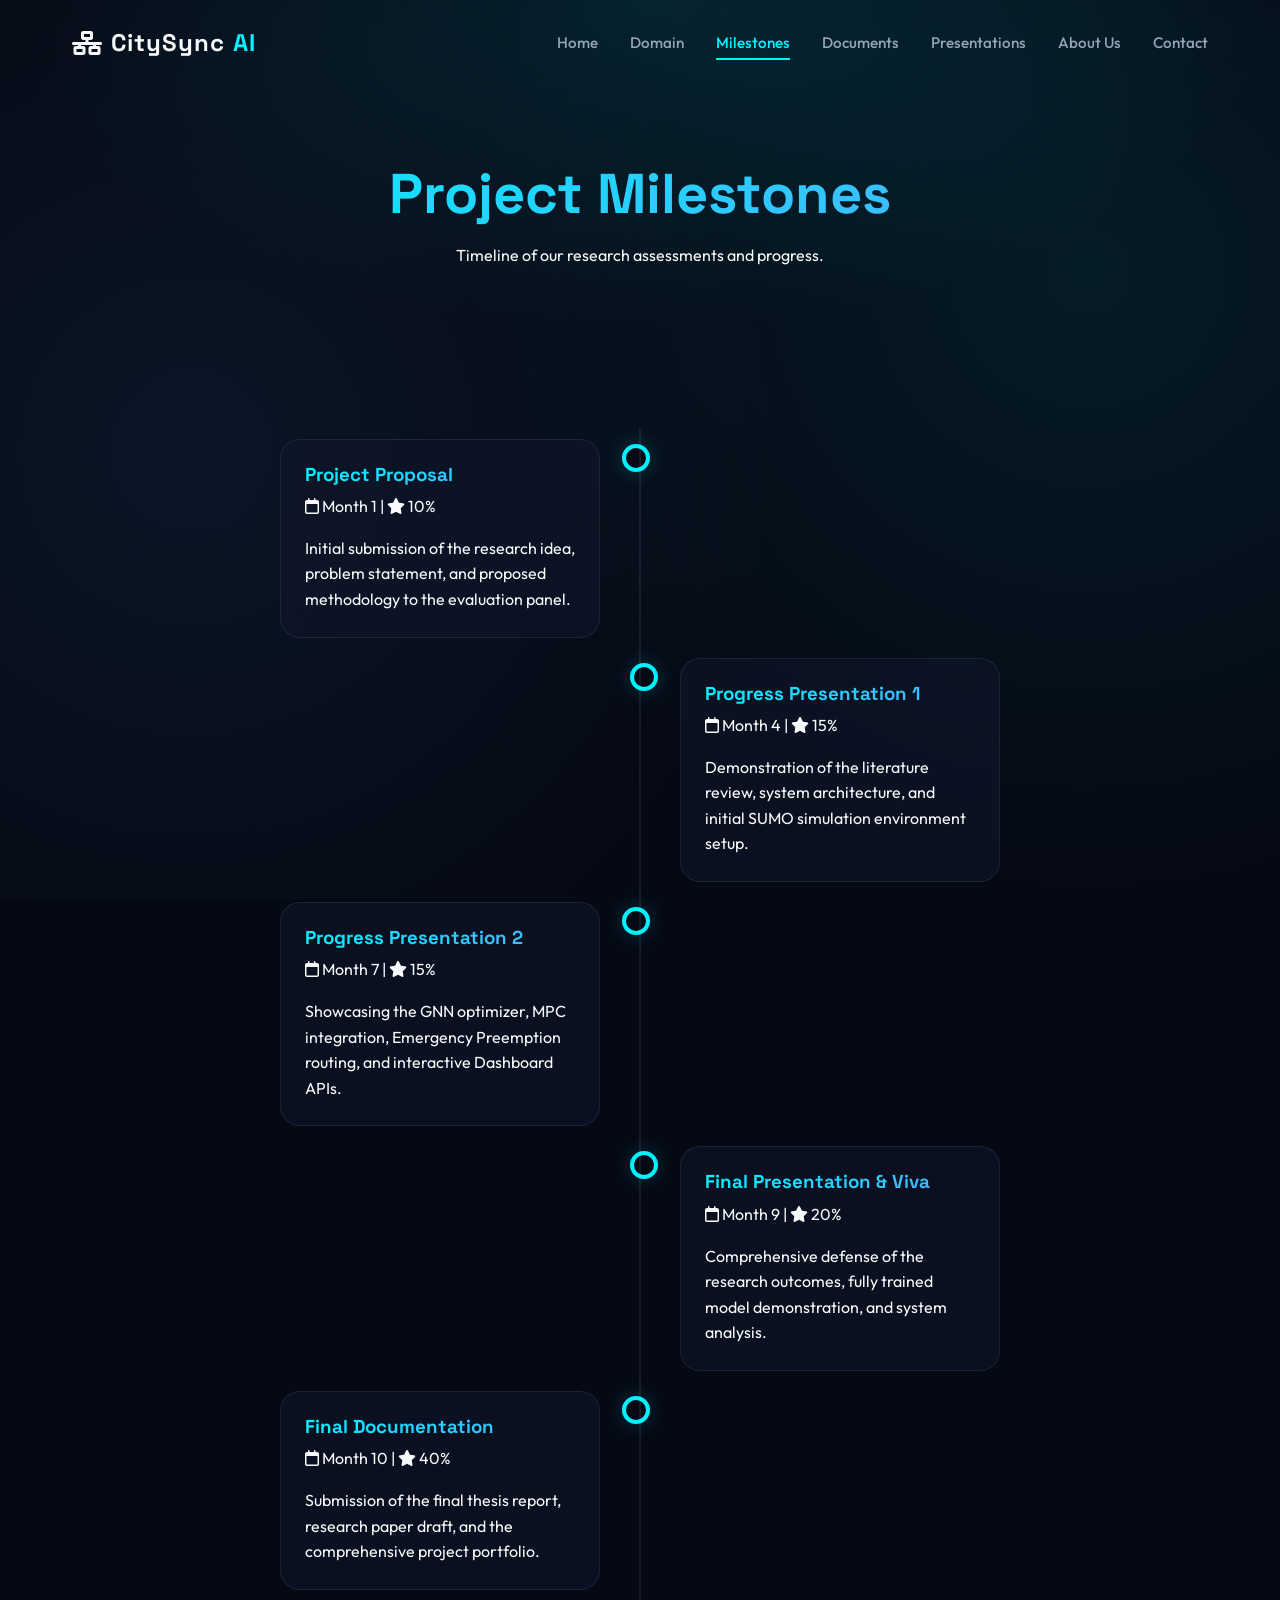
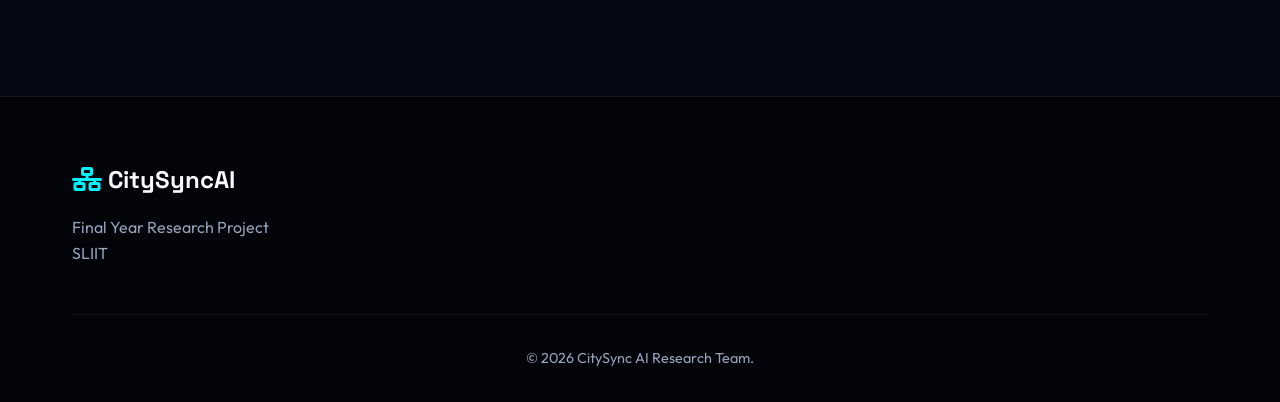
<file: milestones.html>
<!DOCTYPE html>
<html lang="en">
<head>
    <meta charset="UTF-8">
    <meta name="viewport" content="width=device-width, initial-scale=1.0">
    <title>Milestones | CitySync AI</title>
    <link href="https://fonts.googleapis.com/css2?family=Outfit:wght@300;400;500;600;700&family=Space+Grotesk:wght@500;700&display=swap" rel="stylesheet">
    <link rel="stylesheet" href="https://cdnjs.cloudflare.com/ajax/libs/font-awesome/6.4.0/css/all.min.css">
    <link rel="stylesheet" href="css/style.css">
    <style>
        .timeline {
            position: relative;
            max-width: 800px;
            margin: 0 auto;
        }
        .timeline::after {
            content: '';
            position: absolute;
            width: 2px;
            background: var(--glass-border);
            top: 0;
            bottom: 0;
            left: 50%;
            margin-left: -1px;
        }
        .timeline-container {
            padding: 10px 40px;
            position: relative;
            width: 50%;
            box-sizing: border-box;
        }
        .timeline-container::after {
            content: '';
            position: absolute;
            width: 20px;
            height: 20px;
            background-color: var(--bg-dark);
            border: 4px solid var(--primary-cyan);
            border-radius: 50%;
            top: 15px;
            right: -10px;
            z-index: 1;
            box-shadow: var(--shadow-neon);
        }
        .left { left: 0; }
        .right { left: 50%; }
        .right::after { left: -10px; }
        .timeline-content { padding: 1.5rem; }
        
        @media screen and (max-width: 600px) {
            .timeline::after { left: 31px; }
            .timeline-container { width: 100%; padding-left: 70px; padding-right: 25px; }
            .timeline-container::after { left: 21px; }
            .right { left: 0%; }
        }
    </style>
</head>
<body>

    <!-- Navigation -->
    <nav class="navbar">
        <div class="container nav-container">
            <a href="index.html" class="logo">
                <i class="fa-solid fa-network-wired"></i>
                CitySync<span>AI</span>
            </a>
            <button class="mobile-menu-btn"><i class="fa-solid fa-bars"></i></button>
            <div class="nav-links">
                <a href="index.html">Home</a>
                <a href="domain.html">Domain</a>
                <a href="milestones.html" class="active">Milestones</a>
                <a href="documents.html">Documents</a>
                <a href="presentations.html">Presentations</a>
                <a href="about.html">About Us</a>
                <a href="contact.html">Contact</a>
            </div>
        </div>
    </nav>

    <header class="page-header">
        <div class="container">
            <h1 class="page-title text-gradient animate-fade-up">Project Milestones</h1>
            <p class="text-muted animate-fade-up delay-1">Timeline of our research assessments and progress.</p>
        </div>
    </header>

    <section class="section pt-0">
        <div class="container">
            <div class="timeline">
                
                <div class="timeline-container left animate-on-scroll">
                    <div class="glass-card timeline-content">
                        <h3 class="mb-1 text-gradient">Project Proposal</h3>
                        <p class="text-muted mb-2"><i class="fa-regular fa-calendar"></i> Month 1 | <i class="fa-solid fa-star"></i> 10%</p>
                        <p>Initial submission of the research idea, problem statement, and proposed methodology to the evaluation panel.</p>
                    </div>
                </div>
                
                <div class="timeline-container right animate-on-scroll">
                    <div class="glass-card timeline-content">
                        <h3 class="mb-1 text-gradient">Progress Presentation 1</h3>
                        <p class="text-muted mb-2"><i class="fa-regular fa-calendar"></i> Month 4 | <i class="fa-solid fa-star"></i> 15%</p>
                        <p>Demonstration of the literature review, system architecture, and initial SUMO simulation environment setup.</p>
                    </div>
                </div>

                <div class="timeline-container left animate-on-scroll">
                    <div class="glass-card timeline-content">
                        <h3 class="mb-1 text-gradient">Progress Presentation 2</h3>
                        <p class="text-muted mb-2"><i class="fa-regular fa-calendar"></i> Month 7 | <i class="fa-solid fa-star"></i> 15%</p>
                        <p>Showcasing the GNN optimizer, MPC integration, Emergency Preemption routing, and interactive Dashboard APIs.</p>
                    </div>
                </div>

                <div class="timeline-container right animate-on-scroll">
                    <div class="glass-card timeline-content">
                        <h3 class="mb-1 text-gradient">Final Presentation & Viva</h3>
                        <p class="text-muted mb-2"><i class="fa-regular fa-calendar"></i> Month 9 | <i class="fa-solid fa-star"></i> 20%</p>
                        <p>Comprehensive defense of the research outcomes, fully trained model demonstration, and system analysis.</p>
                    </div>
                </div>

                <div class="timeline-container left animate-on-scroll">
                    <div class="glass-card timeline-content">
                        <h3 class="mb-1 text-gradient">Final Documentation</h3>
                        <p class="text-muted mb-2"><i class="fa-regular fa-calendar"></i> Month 10 | <i class="fa-solid fa-star"></i> 40%</p>
                        <p>Submission of the final thesis report, research paper draft, and the comprehensive project portfolio.</p>
                    </div>
                </div>

            </div>
        </div>
    </section>

    <!-- Footer -->
    <footer class="footer">
        <div class="container">
            <div class="footer-content">
                <div>
                    <a href="index.html" class="footer-logo">
                        <i class="fa-solid fa-network-wired" style="color: var(--primary-cyan);"></i> CitySync<span>AI</span>
                    </a>
                    <p>Final Year Research Project</p>
                    <p>SLIIT</p>
                </div>
            </div>
            <div class="footer-bottom">
                <p>&copy; 2026 CitySync AI Research Team.</p>
            </div>
        </div>
    </footer>
    <script src="js/main.js"></script>
</body>
</html>
</file>
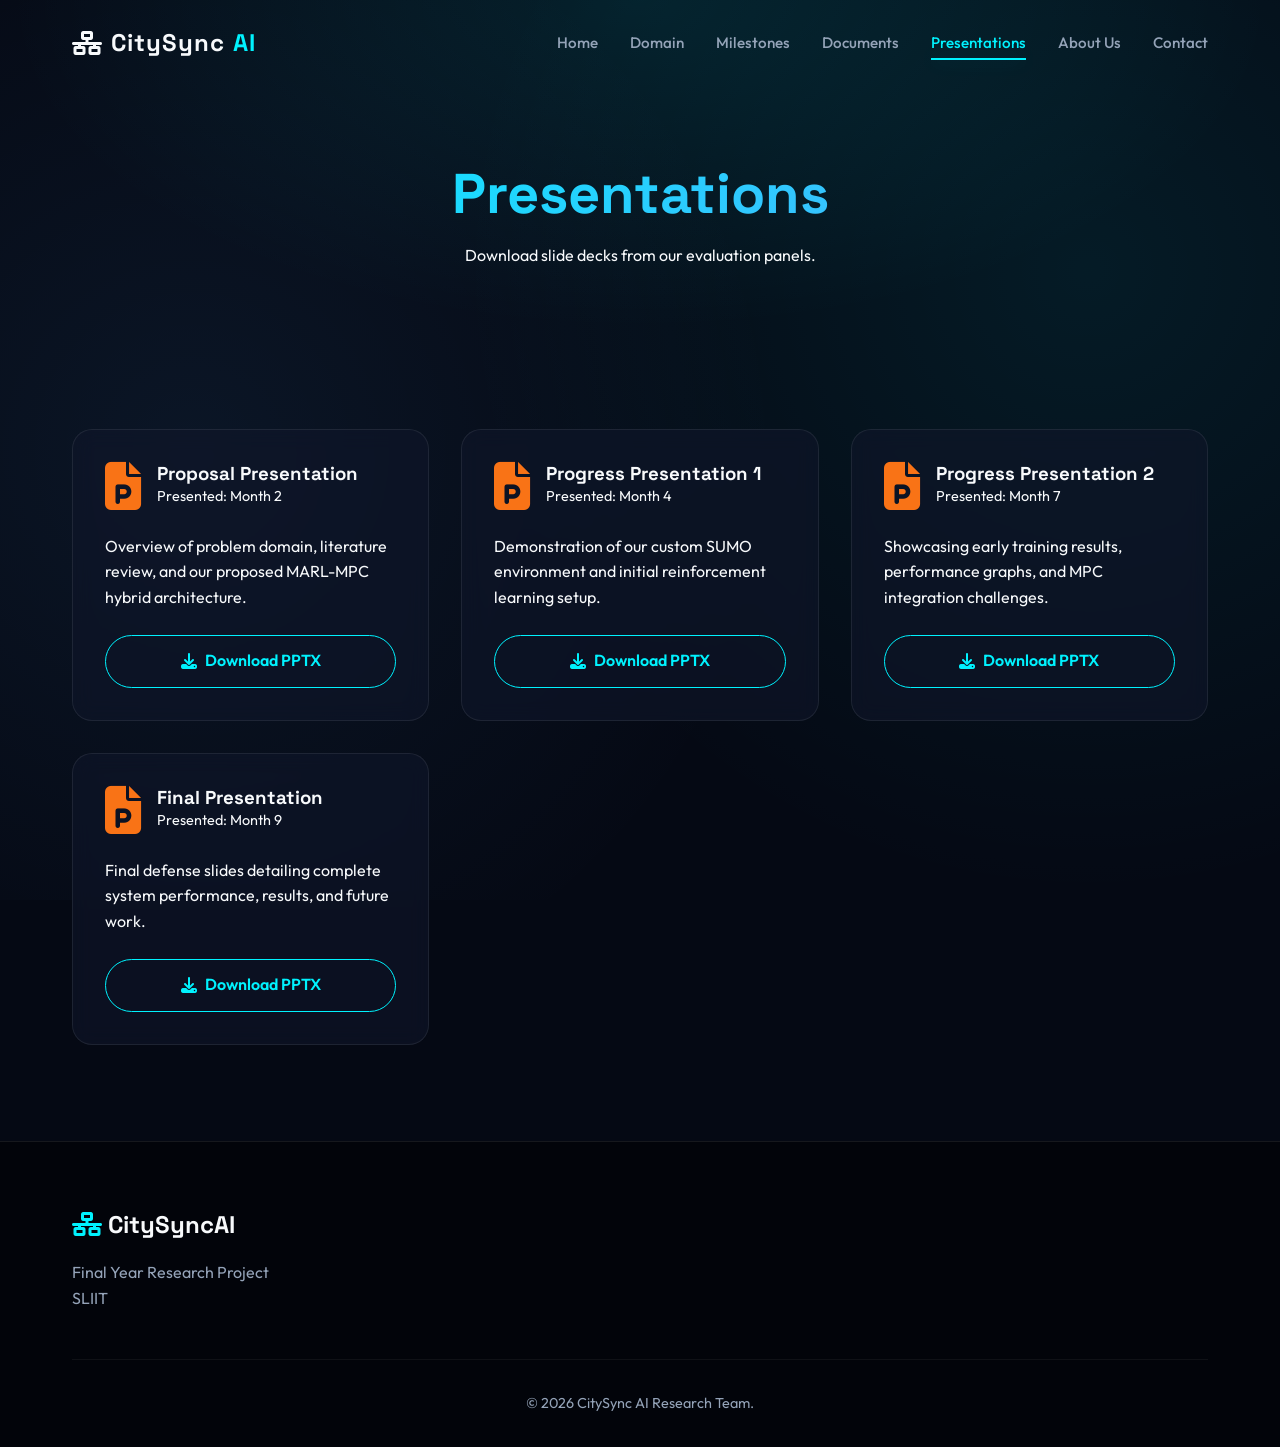
<file: presentations.html>
<!DOCTYPE html>
<html lang="en">
<head>
    <meta charset="UTF-8">
    <meta name="viewport" content="width=device-width, initial-scale=1.0">
    <title>Presentations | CitySync AI</title>
    <link href="https://fonts.googleapis.com/css2?family=Outfit:wght@300;400;500;600;700&family=Space+Grotesk:wght@500;700&display=swap" rel="stylesheet">
    <link rel="stylesheet" href="https://cdnjs.cloudflare.com/ajax/libs/font-awesome/6.4.0/css/all.min.css">
    <link rel="stylesheet" href="css/style.css">
</head>
<body>

    <!-- Navigation -->
    <nav class="navbar">
        <div class="container nav-container">
            <a href="index.html" class="logo">
                <i class="fa-solid fa-network-wired"></i>
                CitySync<span>AI</span>
            </a>
            <button class="mobile-menu-btn"><i class="fa-solid fa-bars"></i></button>
            <div class="nav-links">
                <a href="index.html">Home</a>
                <a href="domain.html">Domain</a>
                <a href="milestones.html">Milestones</a>
                <a href="documents.html">Documents</a>
                <a href="presentations.html" class="active">Presentations</a>
                <a href="about.html">About Us</a>
                <a href="contact.html">Contact</a>
            </div>
        </div>
    </nav>

    <header class="page-header">
        <div class="container">
            <h1 class="page-title text-gradient animate-fade-up">Presentations</h1>
            <p class="text-muted animate-fade-up delay-1">Download slide decks from our evaluation panels.</p>
        </div>
    </header>

    <section class="section pt-0">
        <div class="container">
            <div style="display: grid; grid-template-columns: repeat(auto-fit, minmax(300px, 1fr)); gap: 2rem;">
                
                <div class="glass-card animate-on-scroll">
                    <div style="display: flex; align-items: center; gap: 1rem; margin-bottom: 1.5rem;">
                        <i class="fa-solid fa-file-powerpoint fa-3x" style="color: #f97316;"></i>
                        <div>
                            <h3>Proposal Presentation</h3>
                            <p class="text-muted" style="font-size: 0.9rem;">Presented: Month 2</p>
                        </div>
                    </div>
                    <p class="mb-3">Overview of problem domain, literature review, and our proposed MARL-MPC hybrid architecture.</p>
                    <!-- UPDATE LINK HERE -->
                    <a href="files/Proposal%20Presentation_25-26J-523.pptx" download class="btn btn-outline" style="width: 100%;"><i class="fa-solid fa-download"></i> Download PPTX</a>
                </div>

                <div class="glass-card animate-on-scroll delay-1">
                    <div style="display: flex; align-items: center; gap: 1rem; margin-bottom: 1.5rem;">
                        <i class="fa-solid fa-file-powerpoint fa-3x" style="color: #f97316;"></i>
                        <div>
                            <h3>Progress Presentation 1</h3>
                            <p class="text-muted" style="font-size: 0.9rem;">Presented: Month 4</p>
                        </div>
                    </div>
                    <p class="mb-3">Demonstration of our custom SUMO environment and initial reinforcement learning setup.</p>
                    <!-- UPDATE LINK HERE -->
                    <a href="files/PP1_Presentation_25-26J-523.ppt" download class="btn btn-outline" style="width: 100%;"><i class="fa-solid fa-download"></i> Download PPTX</a>
                </div>

                <div class="glass-card animate-on-scroll delay-2">
                    <div style="display: flex; align-items: center; gap: 1rem; margin-bottom: 1.5rem;">
                        <i class="fa-solid fa-file-powerpoint fa-3x" style="color: #f97316;"></i>
                        <div>
                            <h3>Progress Presentation 2</h3>
                            <p class="text-muted" style="font-size: 0.9rem;">Presented: Month 7</p>
                        </div>
                    </div>
                    <p class="mb-3">Showcasing early training results, performance graphs, and MPC integration challenges.</p>
                    <!-- UPDATE LINK HERE -->
                    <a href="files/PP2_Presentation_25-26J-523.ppt" download class="btn btn-outline" style="width: 100%;"><i class="fa-solid fa-download"></i> Download PPTX</a>
                </div>

                <div class="glass-card animate-on-scroll">
                    <div style="display: flex; align-items: center; gap: 1rem; margin-bottom: 1.5rem;">
                        <i class="fa-solid fa-file-powerpoint fa-3x" style="color: #f97316;"></i>
                        <div>
                            <h3>Final Presentation</h3>
                            <p class="text-muted" style="font-size: 0.9rem;">Presented: Month 9</p>
                        </div>
                    </div>
                    <p class="mb-3">Final defense slides detailing complete system performance, results, and future work.</p>
                    <!-- UPDATE LINK HERE -->
                    <a href="files/Final_Presentation_25-26J-523%20.ppt" download class="btn btn-outline" style="width: 100%;"><i class="fa-solid fa-download"></i> Download PPTX</a>
                </div>

            </div>
        </div>
    </section>

    <!-- Footer -->
    <footer class="footer">
        <div class="container">
            <div class="footer-content">
                <div>
                    <a href="index.html" class="footer-logo">
                        <i class="fa-solid fa-network-wired" style="color: var(--primary-cyan);"></i> CitySync<span>AI</span>
                    </a>
                    <p>Final Year Research Project</p>
                    <p>SLIIT</p>
                </div>
            </div>
            <div class="footer-bottom">
                <p>&copy; 2026 CitySync AI Research Team.</p>
            </div>
        </div>
    </footer>
    <script src="js/main.js"></script>
</body>
</html>
</file>
<file: css/style.css>
@import url('https://fonts.googleapis.com/css2?family=Outfit:wght@300;400;500;600;700;800&family=Space+Grotesk:wght@500;700&display=swap');

:root {
  --bg-dark: #050914;
  --bg-darker: #02040a;
  --bg-card: rgba(15, 23, 42, 0.6);
  --bg-card-hover: rgba(30, 41, 59, 0.8);
  
  --primary-cyan: #00f2fe;
  --primary-blue: #4facfe;
  --accent-purple: #8b5cf6;
  
  --text-main: #f8fafc;
  --text-muted: #94a3b8;
  
  --glass-border: rgba(255, 255, 255, 0.08);
  --glass-border-hover: rgba(0, 242, 254, 0.3);
  
  --shadow-neon: 0 0 20px rgba(0, 242, 254, 0.2);
  --shadow-neon-strong: 0 0 30px rgba(0, 242, 254, 0.4);
}

* {
  margin: 0;
  padding: 0;
  box-sizing: border-box;
}

html {
  scroll-behavior: smooth;
}

body {
  font-family: 'Outfit', sans-serif;
  background-color: var(--bg-dark);
  color: var(--text-main);
  line-height: 1.6;
  overflow-x: hidden;
  background-image: 
    radial-gradient(circle at 15% 50%, rgba(79, 172, 254, 0.08) 0%, transparent 50%),
    radial-gradient(circle at 85% 30%, rgba(0, 242, 254, 0.08) 0%, transparent 50%);
  background-attachment: fixed;
}

h1, h2, h3, h4, h5, h6 {
  font-family: 'Space Grotesk', sans-serif;
  font-weight: 700;
  line-height: 1.2;
}

a {
  color: inherit;
  text-decoration: none;
  transition: all 0.3s ease;
}

ul {
  list-style: none;
}

/* Typography Utilities */
.text-gradient {
  background: linear-gradient(135deg, var(--primary-cyan), var(--primary-blue));
  -webkit-background-clip: text;
  -webkit-text-fill-color: transparent;
  background-clip: text;
}

.text-center { text-align: center; }
.mb-1 { margin-bottom: 0.5rem; }
.mb-2 { margin-bottom: 1rem; }
.mb-3 { margin-bottom: 1.5rem; }
.mb-4 { margin-bottom: 2rem; }
.mb-5 { margin-bottom: 3rem; }

/* Layout Utilities */
.container {
  width: 100%;
  max-width: 1200px;
  margin: 0 auto;
  padding: 0 2rem;
}

.section {
  padding: 6rem 0;
}

/* Navigation */
.navbar {
  position: fixed;
  top: 0;
  left: 0;
  width: 100%;
  z-index: 1000;
  padding: 1.5rem 0;
  transition: all 0.4s ease;
}

.navbar.scrolled {
  padding: 1rem 0;
  background: rgba(5, 9, 20, 0.85);
  backdrop-filter: blur(12px);
  -webkit-backdrop-filter: blur(12px);
  border-bottom: 1px solid var(--glass-border);
  box-shadow: 0 4px 30px rgba(0, 0, 0, 0.3);
}

.nav-container {
  display: flex;
  justify-content: space-between;
  align-items: center;
}

.logo {
  font-family: 'Space Grotesk', sans-serif;
  font-size: 1.5rem;
  font-weight: 700;
  display: flex;
  align-items: center;
  gap: 0.5rem;
  letter-spacing: 1px;
}

.logo span {
  color: var(--primary-cyan);
}

.nav-links {
  display: flex;
  gap: 2rem;
}

.nav-links a {
  font-size: 0.95rem;
  font-weight: 500;
  color: var(--text-muted);
  position: relative;
}

.nav-links a:hover,
.nav-links a.active {
  color: var(--primary-cyan);
}

.nav-links a::after {
  content: '';
  position: absolute;
  bottom: -5px;
  left: 0;
  width: 0;
  height: 2px;
  background: var(--primary-cyan);
  transition: width 0.3s ease;
  box-shadow: var(--shadow-neon);
}

.nav-links a:hover::after,
.nav-links a.active::after {
  width: 100%;
}

.mobile-menu-btn {
  display: none;
  background: none;
  border: none;
  color: var(--text-main);
  font-size: 1.5rem;
  cursor: pointer;
}

/* Buttons */
.btn {
  display: inline-flex;
  align-items: center;
  justify-content: center;
  padding: 0.8rem 2rem;
  border-radius: 50px;
  font-weight: 600;
  font-size: 1rem;
  cursor: pointer;
  transition: all 0.3s ease;
  border: 1px solid transparent;
  gap: 0.5rem;
}

.btn-primary {
  background: linear-gradient(135deg, var(--primary-blue), var(--primary-cyan));
  color: var(--bg-darker);
  box-shadow: var(--shadow-neon);
}

.btn-primary:hover {
  transform: translateY(-2px);
  box-shadow: var(--shadow-neon-strong);
}

.btn-outline {
  background: transparent;
  border-color: var(--primary-cyan);
  color: var(--primary-cyan);
}

.btn-outline:hover {
  background: rgba(0, 242, 254, 0.1);
  box-shadow: var(--shadow-neon);
  transform: translateY(-2px);
}

/* Glass Cards */
.glass-card {
  background: var(--bg-card);
  backdrop-filter: blur(10px);
  -webkit-backdrop-filter: blur(10px);
  border: 1px solid var(--glass-border);
  border-radius: 20px;
  padding: 2rem;
  transition: all 0.3s ease;
}

.glass-card:hover {
  background: var(--bg-card-hover);
  border-color: var(--glass-border-hover);
  transform: translateY(-5px);
  box-shadow: 0 10px 30px rgba(0, 0, 0, 0.5);
}

/* Animations */
@keyframes fadeInUp {
  from { opacity: 0; transform: translateY(30px); }
  to { opacity: 1; transform: translateY(0); }
}

@keyframes float {
  0% { transform: translateY(0px); }
  50% { transform: translateY(-15px); }
  100% { transform: translateY(0px); }
}

@keyframes pulseGlow {
  0% { box-shadow: 0 0 10px rgba(0, 242, 254, 0.2); }
  50% { box-shadow: 0 0 25px rgba(0, 242, 254, 0.5); }
  100% { box-shadow: 0 0 10px rgba(0, 242, 254, 0.2); }
}

.animate-fade-up {
  animation: fadeInUp 0.8s ease backwards;
}

.delay-1 { animation-delay: 0.2s; }
.delay-2 { animation-delay: 0.4s; }
.delay-3 { animation-delay: 0.6s; }

.floating {
  animation: float 6s ease-in-out infinite;
}

/* Hero Section */
.hero {
  min-height: 100vh;
  display: flex;
  align-items: center;
  position: relative;
  padding-top: 80px;
}

.hero-content {
  max-width: 800px;
  margin: 0 auto;
  text-align: center;
  position: relative;
  z-index: 2;
}

.hero h1 {
  font-size: clamp(2.5rem, 5vw, 4.5rem);
  margin-bottom: 1.5rem;
}

.hero p {
  font-size: clamp(1rem, 2vw, 1.25rem);
  color: var(--text-muted);
  margin-bottom: 2.5rem;
  max-width: 700px;
  margin-inline: auto;
}

.hero-bg {
  position: absolute;
  top: 0;
  left: 0;
  width: 100%;
  height: 100%;
  overflow: hidden;
  z-index: 0;
}

.hero-grid {
  position: absolute;
  bottom: -50%;
  left: -50%;
  width: 200%;
  height: 200%;
  background-image: 
    linear-gradient(rgba(0, 242, 254, 0.1) 1px, transparent 1px),
    linear-gradient(90deg, rgba(0, 242, 254, 0.1) 1px, transparent 1px);
  background-size: 50px 50px;
  transform: perspective(500px) rotateX(60deg);
  animation: gridMove 20s linear infinite;
}

@keyframes gridMove {
  0% { transform: perspective(500px) rotateX(60deg) translateY(0); }
  100% { transform: perspective(500px) rotateX(60deg) translateY(50px); }
}

/* Page Headers */
.page-header {
  padding: 10rem 0 4rem;
  text-align: center;
  position: relative;
}

.page-header::before {
  content: '';
  position: absolute;
  top: 0;
  left: 50%;
  transform: translateX(-50%);
  width: 100vw;
  height: 100%;
  background: radial-gradient(ellipse at top, rgba(0, 242, 254, 0.1) 0%, transparent 70%);
  z-index: -1;
}

.page-title {
  font-size: 3.5rem;
  margin-bottom: 1rem;
}

/* Section Titles */
.section-title {
  font-size: 2.5rem;
  text-align: center;
  margin-bottom: 3rem;
  position: relative;
  display: inline-block;
  left: 50%;
  transform: translateX(-50%);
}

.section-title::after {
  content: '';
  position: absolute;
  bottom: -10px;
  left: 50%;
  transform: translateX(-50%);
  width: 60px;
  height: 3px;
  background: linear-gradient(90deg, var(--primary-cyan), transparent);
  border-radius: 2px;
}

/* Footer */
.footer {
  background: var(--bg-darker);
  padding: 4rem 0 2rem;
  border-top: 1px solid var(--glass-border);
}

.footer-content {
  display: grid;
  grid-template-columns: repeat(auto-fit, minmax(250px, 1fr));
  gap: 3rem;
  margin-bottom: 3rem;
}

.footer-logo {
  font-size: 1.5rem;
  font-family: 'Space Grotesk', sans-serif;
  font-weight: 700;
  margin-bottom: 1rem;
  display: block;
}

.footer p {
  color: var(--text-muted);
}

.footer-links h4 {
  margin-bottom: 1.5rem;
  font-size: 1.2rem;
}

.footer-links ul li {
  margin-bottom: 0.8rem;
}

.footer-links a {
  color: var(--text-muted);
}

.footer-links a:hover {
  color: var(--primary-cyan);
  padding-left: 5px;
}

.footer-bottom {
  text-align: center;
  padding-top: 2rem;
  border-top: 1px solid rgba(255, 255, 255, 0.05);
  color: var(--text-muted);
  font-size: 0.9rem;
}

/* Responsive */
@media (max-width: 768px) {
  .nav-links {
    position: fixed;
    top: 0;
    right: -100%;
    width: 250px;
    height: 100vh;
    background: rgba(5, 9, 20, 0.95);
    backdrop-filter: blur(15px);
    flex-direction: column;
    align-items: center;
    justify-content: center;
    transition: right 0.4s ease;
    border-left: 1px solid var(--glass-border);
  }

  .nav-links.active {
    right: 0;
  }

  .mobile-menu-btn {
    display: block;
    z-index: 1001;
  }

  .hero h1 {
    font-size: 2.5rem;
  }
}
</file>
